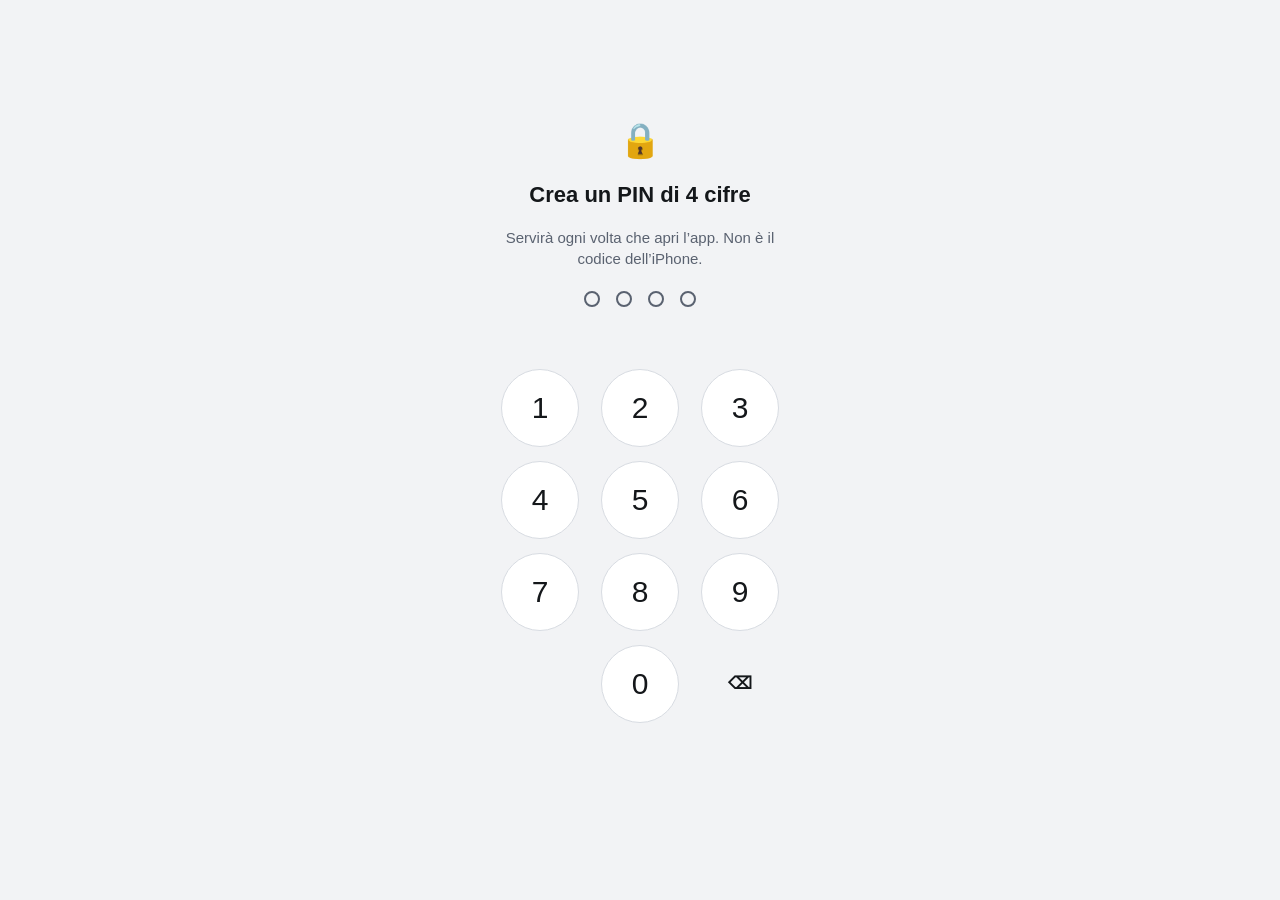
<file: index.html>
<!doctype html>
<html lang="it">
<head>
  <meta charset="utf-8">
  <meta name="viewport" content="width=device-width, initial-scale=1, viewport-fit=cover">
  <meta name="color-scheme" content="light dark">
  <meta name="referrer" content="no-referrer">
  <!-- Sicurezza: la pagina può caricare solo i propri file e non può contattare altri siti. -->
  <meta http-equiv="Content-Security-Policy"
        content="default-src 'self'; script-src 'self'; style-src 'self'; img-src 'self' data:; connect-src 'self'; object-src 'none'; base-uri 'self'; form-action 'none'">
  <!-- App installabile (Safari → Condividi → Aggiungi alla schermata Home) -->
  <link rel="manifest" href="manifest.webmanifest">
  <meta name="apple-mobile-web-app-capable" content="yes">
  <meta name="mobile-web-app-capable" content="yes">
  <meta name="apple-mobile-web-app-title" content="Reparto">
  <meta name="apple-mobile-web-app-status-bar-style" content="default">
  <meta name="theme-color" content="#ffffff" media="(prefers-color-scheme: light)">
  <meta name="theme-color" content="#1a1d23" media="(prefers-color-scheme: dark)">
  <link rel="apple-touch-icon" href="icone/icona-180.png">
  <link rel="icon" type="image/png" href="icone/icona-192.png">
  <title>Reparto – promemoria personale per il giro in corsia</title>
  <meta name="description" content="App personale e offline per appunti di reparto. Non ha account, non chiede credenziali e non invia dati: tutto resta sul dispositivo.">
  <meta name="robots" content="noindex">
  <link rel="stylesheet" href="css/style.css">
  <script type="module" src="js/app.js"></script>
</head>
<body>
  <!-- Testo visibile prima che l'app parta (e a chi controlla la pagina): spiega cos'è. -->
  <main id="app">
    <h1>Reparto</h1>
    <p>Promemoria personale per il giro in corsia, usato da un solo medico. Funziona offline.</p>
    <p>Non ci sono account né accessi: il PIN eventualmente richiesto serve solo a bloccare l'app su questo
      dispositivo e non viene inviato a nessuno. Nessun dato lascia il dispositivo.</p>
  </main>
  <noscript>Questa app ha bisogno di JavaScript.</noscript>
</body>
</html>
</file>
<file: css/style.css>
/* Tema chiaro e scuro (segue l'impostazione dell'iPhone). Testi e pulsanti grandi per l'uso con una mano. */
:root {
  --sfondo: #f2f3f5;
  --superficie: #ffffff;
  --testo: #14171a;
  --testo-2: #5a6270;
  --bordo: #d8dce2;
  --primario: #0b5cad;
  --su-primario: #ffffff;
  --precomp: #8a93a0;
  --errore: #b3261e;
  --ok: #1e7b34;
  --giallo: #fff4cc;
  --raggio: 14px;
  --s1: #0b5cad;
  --s2: #d9480f;
  --rif: #c62828;
  --allerta: #c62828;
  --attenzione: #b45309;
  --meglio: #1e7b34;
  color-scheme: light dark;
}
@media (prefers-color-scheme: dark) {
  :root {
    --sfondo: #0f1115;
    --superficie: #1a1d23;
    --testo: #eef0f3;
    --testo-2: #a3abb7;
    --bordo: #30353e;
    --primario: #6aaaff;
    --su-primario: #0b1320;
    --precomp: #7d8693;
    --errore: #ff8a80;
    --ok: #7fd99a;
    --giallo: #3a3216;
    --s1: #6aaaff;
    --s2: #ffa94d;
    --rif: #ff8a80;
    --allerta: #ff8a80;
    --attenzione: #ffb74d;
    --meglio: #7fd99a;
  }
}

* { box-sizing: border-box; }
[hidden] { display: none !important; }
html { -webkit-text-size-adjust: 100%; }
body {
  margin: 0;
  font: 18px/1.4 -apple-system, BlinkMacSystemFont, "Segoe UI", Roboto, sans-serif;
  background: var(--sfondo);
  color: var(--testo);
  padding-bottom: calc(100px + env(safe-area-inset-bottom));
  -webkit-tap-highlight-color: transparent;
}
main { max-width: 720px; margin: 0 auto; }
h1, h2, p { margin: 0; }

/* Barra in alto */
.barra {
  position: sticky; top: 0; z-index: 10;
  display: flex; align-items: center; gap: 8px;
  padding: calc(8px + env(safe-area-inset-top)) 12px 8px;
  background: var(--superficie);
  border-bottom: 1px solid var(--bordo);
}
.barra-titoli { flex: 1; min-width: 0; }
.barra h1 { font-size: 21px; white-space: nowrap; overflow: hidden; text-overflow: ellipsis; }
.barra-sotto { color: var(--testo-2); font-size: 15px; }
.barra-indietro {
  appearance: none; border: 0; background: none; font: inherit;
  font-size: 36px; line-height: 1; color: var(--primario); text-decoration: none;
  min-width: 44px; min-height: 44px; display: flex; align-items: center; justify-content: center; cursor: pointer;
}
.barra-azioni { display: flex; gap: 8px; }

.contenuto { padding: 12px; display: flex; flex-direction: column; gap: 12px; }
.pila { display: flex; flex-direction: column; gap: 14px; }

/* Pulsanti */
.btn {
  appearance: none; font: inherit; font-weight: 600;
  min-height: 52px; padding: 0 18px;
  border: 1px solid var(--bordo); border-radius: var(--raggio);
  background: var(--superficie); color: var(--testo);
  display: inline-flex; align-items: center; justify-content: center; text-align: center;
  text-decoration: none; cursor: pointer;
}
.btn-primario { background: var(--primario); color: var(--su-primario); border-color: transparent; }
.btn-pericolo { background: transparent; color: var(--errore); border-color: var(--errore); }
.btn-piccolo { min-height: 44px; font-size: 16px; padding: 0 14px; }
.btn-largo { width: 100%; }
.fab {
  position: fixed; z-index: 10;
  right: 16px; bottom: calc(16px + env(safe-area-inset-bottom));
  min-height: 60px; padding: 0 24px; border-radius: 999px;
  box-shadow: 0 4px 16px rgba(0, 0, 0, .25);
}

/* Barra fissa in basso (Salva / Annulla) */
.fondo {
  position: fixed; z-index: 10; left: 0; right: 0; bottom: 0;
  padding: 10px 12px calc(10px + env(safe-area-inset-bottom));
  background: var(--superficie); border-top: 1px solid var(--bordo);
}
.fondo-interno { max-width: 720px; margin: 0 auto; display: flex; gap: 10px; }
.fondo-interno .btn { flex: 1; }
.fondo-interno .btn-primario { flex: 2; }

/* Lista reparto */
.riga {
  display: flex; background: var(--superficie);
  border: 1px solid var(--bordo); border-radius: var(--raggio); overflow: hidden;
}
.riga-link { flex: 1; min-width: 0; padding: 14px 14px 14px 16px; color: inherit; text-decoration: none; }
.riga-intest { font-weight: 700; font-size: 19px; }
.riga-parti { margin-top: 4px; font-size: 17px; }
.riga-parti .parte { white-space: nowrap; }
.riga-parti .vecchio { color: var(--testo-2); }

/* Colori: rosso = allerta, arancione = attenzione / peggioramento, verde = miglioramento */
.allerta { color: var(--allerta); font-weight: 700; }
.attenzione, .peggio { color: var(--attenzione); font-weight: 600; }
.meglio { color: var(--meglio); font-weight: 600; }
.riga.allerta, .riga.attenzione { color: inherit; font-weight: inherit; }
.riga.allerta { border-left: 6px solid var(--allerta); }
.riga.attenzione { border-left: 6px solid var(--attenzione); }
.riga-allerte { margin-top: 4px; font-size: 16px; line-height: 1.35; }
.riga-allerte::before { content: "⚠︎ "; }

/* Scheda: allerte e percorso atteso */
.blocco-allerte.allerta { border: 2px solid var(--allerta); }
.blocco-allerte.attenzione { border: 2px solid var(--attenzione); }
.elenco-allerte { margin: 0; padding-left: 22px; display: flex; flex-direction: column; gap: 6px; }
.passo { display: grid; grid-template-columns: 30px 1fr auto; gap: 10px; align-items: center; padding: 8px 0; border-top: 1px solid var(--bordo); }
.passo-icona {
  width: 28px; height: 28px; border-radius: 999px; display: flex; align-items: center; justify-content: center;
  font-weight: 800; font-size: 16px; background: var(--sfondo); color: var(--testo-2);
}
.passo.fatto .passo-icona { background: var(--meglio); color: var(--superficie); }
.passo.oggi .passo-icona { border: 2px solid var(--primario); color: var(--primario); background: transparent; }
.passo.ritardo .passo-icona { background: var(--attenzione); color: var(--superficie); }
.passo.fatto .passo-testo { color: var(--testo-2); }
.passo-giorno { font-weight: 700; }
.passo-stato { display: block; font-size: 14px; color: var(--testo-2); }
.passo.ritardo .passo-stato { color: var(--attenzione); font-weight: 600; }
.oggi-etichetta { color: var(--primario); }
/* Blocco con PIN */
body.bloccato main, body.oscurato main, body.bloccato .fondo, body.oscurato .fondo, body.bloccato .fab, body.oscurato .fab { visibility: hidden; }
.schermo-blocco {
  position: fixed; inset: 0; z-index: 100; overflow-y: auto;
  background: var(--sfondo);
  display: flex; flex-direction: column; align-items: center; justify-content: center; gap: 16px;
  padding: calc(16px + env(safe-area-inset-top)) 24px calc(16px + env(safe-area-inset-bottom));
}
.blocco-icona { font-size: 34px; }
.blocco-titolo { font-size: 22px; font-weight: 700; text-align: center; }
.blocco-spiegazione { text-align: center; max-width: 300px; min-height: 1em; }
.pallini { display: flex; gap: 16px; padding: 6px 0; }
.pallini span { width: 16px; height: 16px; border-radius: 50%; border: 2px solid var(--testo-2); }
.pallini span.pieno { background: var(--testo); border-color: var(--testo); }
.blocco-messaggio { min-height: 24px; color: var(--errore); text-align: center; font-weight: 600; max-width: 320px; }
.tastierino { display: grid; grid-template-columns: repeat(3, 78px); gap: 14px 22px; }
.tasto {
  appearance: none; width: 78px; height: 78px; border-radius: 50%; cursor: pointer;
  font: inherit; font-size: 30px; border: 1px solid var(--bordo); background: var(--superficie); color: var(--testo);
}
.tasto:active { background: var(--bordo); }
.tasto-testo { font-size: 17px; font-weight: 600; border-color: transparent; background: transparent; }
.invisibile { visibility: hidden; }
.blocco-piede { min-height: 44px; }
.link-testo { appearance: none; background: none; border: 0; padding: 10px; font: inherit; font-size: 16px; color: var(--primario); text-decoration: underline; cursor: pointer; }
.banner-avviso { background: var(--giallo); border-radius: 12px; padding: 12px; font-size: 16px; color: var(--testo); text-decoration: none; display: block; }

.riga-link-archivio { color: inherit; text-decoration: none; display: flex; flex-direction: column; gap: 4px; }

/* Avviso di nuova versione (sopra a tutto, anche allo schermo del PIN) */
.banner-aggiornamento {
  position: fixed; z-index: 200; left: 12px; right: 12px; top: calc(10px + env(safe-area-inset-top));
  max-width: 696px; margin: 0 auto;
  display: flex; align-items: center; justify-content: space-between; gap: 12px;
  padding: 10px 12px 10px 16px; border-radius: var(--raggio);
  background: var(--superficie); color: var(--testo); border: 2px solid var(--primario);
  box-shadow: 0 4px 16px rgba(0, 0, 0, .2); font-size: 16px; font-weight: 600;
}

.titolo-gruppo { color: var(--testo); font-size: 17px; padding-top: 6px; border-top: 1px solid var(--bordo); }
.riga-aggiungi {
  width: 64px; flex: none; border-left: 1px solid var(--bordo);
  display: flex; align-items: center; justify-content: center;
  color: var(--primario); font-size: 34px; text-decoration: none;
}
.vuoto { color: var(--testo-2); }
.lista-vuota { text-align: center; padding: 32px 16px; display: flex; flex-direction: column; gap: 16px; }

/* Campi dei moduli */
.campo { display: flex; flex-direction: column; gap: 6px; }
.campo-etichetta { font-size: 16px; font-weight: 600; color: var(--testo-2); }
.campo-nota { font-size: 15px; color: var(--testo-2); }
.campo-errore { font-size: 15px; color: var(--errore); }
.campo-errore:empty { display: none; }
input, select, textarea {
  font: inherit; font-size: 19px; color: var(--testo);
  background: var(--sfondo); border: 1px solid var(--bordo); border-radius: 12px;
  min-height: 52px; padding: 0 12px; width: 100%;
}
textarea { padding: 12px; min-height: 100px; resize: vertical; }
input.invalido { border-color: var(--errore); border-width: 2px; }
.input-con-unita { display: flex; align-items: center; gap: 8px; }
.unita { font-size: 15px; color: var(--testo-2); white-space: nowrap; }
.griglia-2 { display: grid; grid-template-columns: 1fr 1fr; gap: 12px; }

/* Scelte a pulsanti */
.segmentato { display: flex; flex-wrap: wrap; gap: 8px; }
.opzione {
  appearance: none; font: inherit; font-size: 17px; cursor: pointer;
  min-height: 48px; min-width: 56px; padding: 0 14px;
  border: 1px solid var(--bordo); border-radius: 12px;
  background: var(--sfondo); color: var(--testo);
}
.opzione[aria-pressed="true"] { background: var(--primario); color: var(--su-primario); border-color: transparent; font-weight: 700; }
.nrs { display: grid; grid-template-columns: repeat(6, 1fr); }
.nrs .opzione { min-width: 0; padding: 0; font-size: 19px; }

/* Sezioni apribili dell'inserimento */
.sezione, .blocco { background: var(--superficie); border: 1px solid var(--bordo); border-radius: var(--raggio); }
.blocco { padding: 14px 16px; display: flex; flex-direction: column; gap: 12px; }
.sezione > summary {
  list-style: none; cursor: pointer;
  display: flex; align-items: center; gap: 8px;
  min-height: 58px; padding: 12px 16px;
  font-weight: 700; font-size: 19px;
}
.sezione > summary::-webkit-details-marker { display: none; }
.sezione > summary::after { content: "▾"; color: var(--testo-2); font-size: 18px; }
.sezione[open] > summary::after { content: "▴"; }
.sezione-titolo { flex: 1; }
.sezione-corpo { padding: 0 16px 16px; display: flex; flex-direction: column; gap: 14px; }
.badge { font-size: 14px; font-weight: 600; padding: 3px 10px; border-radius: 999px; background: var(--sfondo); color: var(--testo-2); }
.badge:empty { display: none; }
.badge.ok { color: var(--ok); }
.badge.errore { color: var(--errore); }

details.sotto { border-top: 1px dashed var(--bordo); padding-top: 4px; }
details.sotto > summary { cursor: pointer; min-height: 44px; display: flex; align-items: center; color: var(--primario); font-weight: 600; font-size: 17px; }
details.sotto > .pila, details.sotto > .griglia-2 { padding-top: 8px; }

/* Valori precompilati dall'ultimo inserimento: tratteggiati finché non confermi o modifichi */
.sezione.precompilata .opzione[aria-pressed="true"] { background: transparent; color: var(--testo); border: 2px dashed var(--precomp); }
.sezione.precompilata input[type="text"]:not(:placeholder-shown),
.sezione.precompilata textarea:not(:placeholder-shown) { border: 2px dashed var(--precomp); background: transparent; }
::placeholder { color: var(--precomp); opacity: .8; }
.banner-precomp { background: var(--giallo); border-radius: 12px; padding: 12px; display: flex; flex-direction: column; gap: 10px; font-size: 16px; }
.sezione:not(.precompilata) .banner-precomp { display: none; }

/* Scheda estesa */
.blocco h2 { font-size: 19px; }
.voce { display: grid; grid-template-columns: auto 1fr; gap: 2px 12px; padding: 8px 0; border-top: 1px solid var(--bordo); }
.blocco h2 + .voce, .blocco .voce:first-child { border-top: 0; }
.voce-etichetta { color: var(--testo-2); font-size: 16px; }
.voce-valore { font-weight: 700; text-align: right; }
.voce-dettaglio { display: block; font-weight: 400; font-size: 15px; color: var(--testo-2); }
.voce-meta { grid-column: 1 / -1; text-align: right; font-size: 14px; color: var(--testo-2); }
.pod-grande { font-size: 28px; font-weight: 800; }
.riga-pod { display: flex; align-items: center; justify-content: space-between; gap: 12px; }
.nota-testo { white-space: pre-wrap; }

.avvertenza { font-size: 15px; color: var(--testo-2); text-align: center; padding: 4px 8px; }

/* Andamento: grafici */
.schede-vista .opzione { flex: 1; }
.unita-titolo { font-weight: 400; font-size: 15px; color: var(--testo-2); margin-left: 6px; }
.legenda { display: flex; flex-wrap: wrap; gap: 6px 16px; font-size: 15px; color: var(--testo-2); }
.pallino { display: inline-block; width: 12px; height: 12px; border-radius: 3px; margin-right: 6px; vertical-align: -1px; }
.pallino.s1 { background: var(--s1); }
.pallino.s2 { background: var(--s2); }
.grafico { display: block; width: 100%; height: auto; }
.grafico text { font: 11px -apple-system, BlinkMacSystemFont, "Segoe UI", Roboto, sans-serif; fill: var(--testo-2); }
.grafico .g-valore { font-size: 12px; font-weight: 700; fill: var(--testo); }
.grafico .g-valore-piccolo { font-size: 10px; fill: var(--testo); }
.grafico .g-rif-testo { fill: var(--rif); font-weight: 600; }
/* contorno del colore dello sfondo: il testo resta leggibile sopra linee e barre */
.grafico .g-valore, .grafico .g-valore-piccolo, .grafico .g-rif-testo {
  paint-order: stroke; stroke: var(--superficie); stroke-width: 3px; stroke-linejoin: round;
}
.g-griglia { stroke: var(--bordo); stroke-width: 1; }
.g-giorno { stroke: var(--bordo); stroke-width: 1; stroke-dasharray: 2 3; }
.g-rif { stroke: var(--rif); stroke-width: 1.5; stroke-dasharray: 5 4; }
.g-linea { fill: none; stroke-width: 2.5; stroke-linejoin: round; stroke-linecap: round; }
.g-intervallo { stroke-width: 5; stroke-linecap: round; }
.g-linea.s1, .g-intervallo.s1 { stroke: var(--s1); }
.g-linea.s2, .g-intervallo.s2 { stroke: var(--s2); }
.g-punto.s1, .g-barra.s1 { fill: var(--s1); }
.g-punto.s2, .g-barra.s2 { fill: var(--s2); }

/* Andamento: tabella giorno per giorno (scorre in orizzontale, prima colonna fissa) */
.tabella-scorri {
  overflow-x: auto; -webkit-overflow-scrolling: touch;
  background: var(--superficie); border: 1px solid var(--bordo); border-radius: var(--raggio);
}
.tabella { border-collapse: separate; border-spacing: 0; font-size: 16px; }
.tabella th, .tabella td { padding: 8px 10px; border-bottom: 1px solid var(--bordo); text-align: center; white-space: nowrap; }
.tabella th:first-child, .tabella td:first-child {
  position: sticky; left: 0; z-index: 1; text-align: left;
  background: var(--superficie); color: var(--testo-2); font-weight: 600; border-right: 1px solid var(--bordo);
}
.tabella thead th { font-weight: 700; }
.tabella .data { display: block; font-size: 13px; font-weight: 400; color: var(--testo-2); }
.tabella tr.gruppo td { background: var(--sfondo); color: var(--testo); font-weight: 700; }
.tabella .oggi { font-weight: 700; background: color-mix(in srgb, var(--primario) 10%, transparent); }

/* Messaggio a comparsa */
.toast {
  position: fixed; z-index: 50; left: 50%; transform: translateX(-50%);
  bottom: calc(100px + env(safe-area-inset-bottom));
  background: var(--testo); color: var(--superficie);
  padding: 12px 20px; border-radius: 999px; font-weight: 600; max-width: 90vw; text-align: center;
}
</file>
